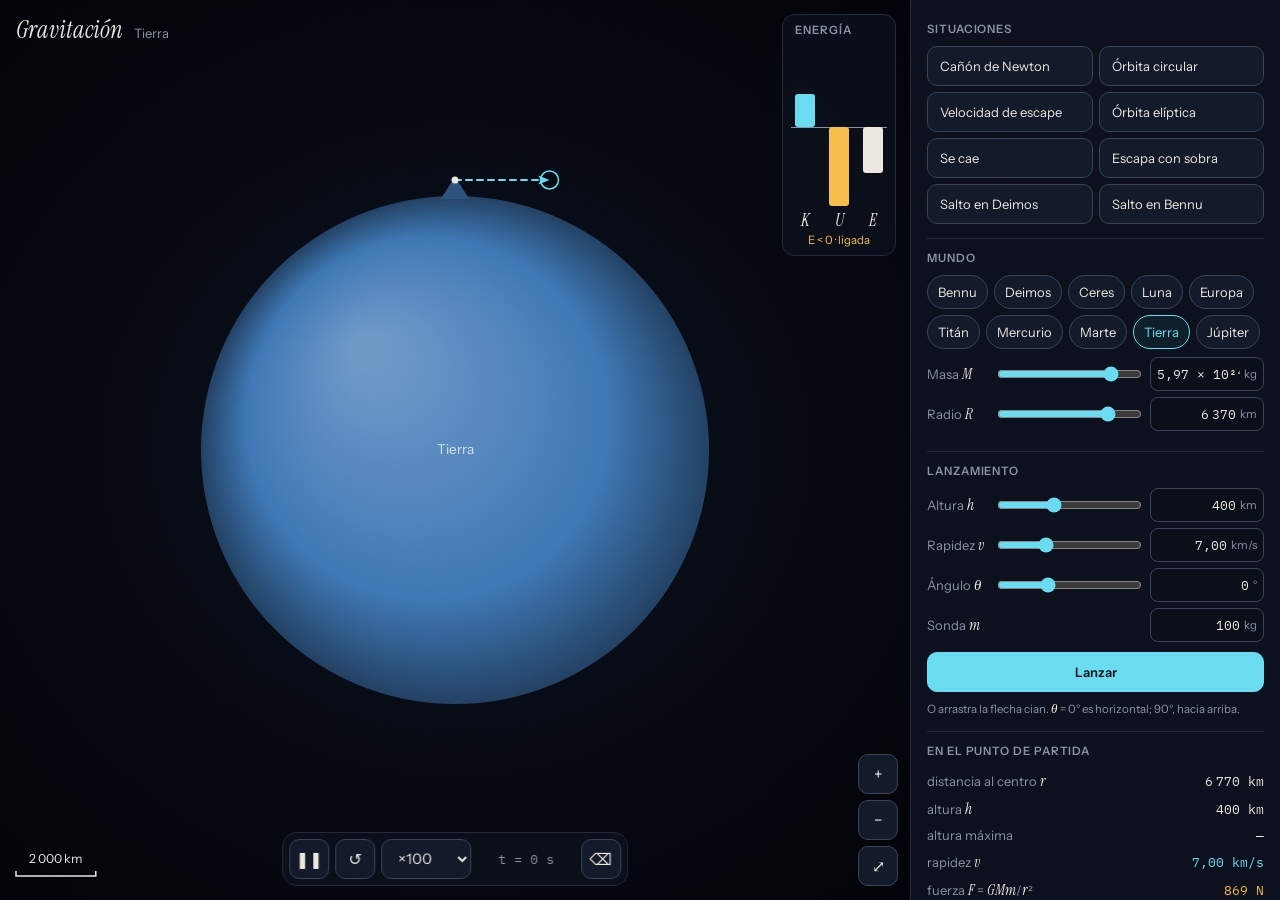
<file: index.html>
<!doctype html>
<html lang="es">
<head>
  <meta charset="utf-8">
  <meta name="viewport" content="width=device-width, initial-scale=1, viewport-fit=cover">
  <title>Gravitación</title>
  <meta name="description" content="Lanza sondas alrededor de un mundo: fuerza, velocidad, órbitas, escape y energía. FIS093, UAI.">
  <meta name="theme-color" content="#070a12">
  <link rel="stylesheet" href="css/estilo.css?v=5">
</head>
<body>
  <main class="app">
    <section class="escena" aria-label="Simulación">
      <canvas id="lienzo" aria-label="Mundo y sondas. Arrastra la flecha cian para lanzar."></canvas>
      <header class="marca"><h1>Gravitación</h1><span id="nombreMundo"></span></header>
      <div class="estado" id="estado" aria-live="polite"></div>

      <!-- Barras de energía: K, U y E = K + U de la sonda elegida, con el cero al medio -->
      <figure class="energia pista" id="energia" aria-label="Energía de la sonda">
        <figcaption>Energía</figcaption>
        <div class="barras">
          <div class="barra" data-k="K"><div class="relleno c-k" id="bK"></div></div>
          <div class="barra" data-k="U"><div class="relleno c-u" id="bU"></div></div>
          <div class="barra" data-k="E"><div class="relleno c-e" id="bE"></div></div>
        </div>
        <p class="tipoE" id="tipoE"></p>
      </figure>

      <div class="zoom">
        <button class="icono" id="acercar" aria-label="Acercar">+</button>
        <button class="icono" id="alejar" aria-label="Alejar">−</button>
        <button class="icono" id="encuadrar" aria-label="Encuadrar" title="Encuadrar">⤢</button>
      </div>

      <div class="tiempo">
        <button class="icono" id="play" aria-label="Pausa">❚❚</button>
        <button class="icono" id="reiniciar" aria-label="Reiniciar" title="Reiniciar">↺</button>
        <select id="rapidezTiempo" aria-label="Rapidez del tiempo">
          <option value="1">×1</option>
          <option value="10">×10</option>
          <option value="100">×100</option>
          <option value="1000">×1000</option>
          <option value="10000">×10⁴</option>
          <option value="100000">×10⁵</option>
        </select>
        <span class="reloj" id="reloj">t = 0 s</span>
        <button class="icono" id="borrar" aria-label="Borrar estelas" title="Borrar estelas">⌫</button>
      </div>
    </section>

    <aside class="panel">
      <section class="grupo solo-reto" id="grupoReto">
        <h2>Reto</h2>
        <p class="reto-texto">Encuentren la rapidez para una <b>órbita circular</b> y la rapidez para <b>escapar</b>. Prueben valores en <i class="serif">v</i>.</p>
        <ol class="logros" id="logros"></ol>
      </section>

      <section class="grupo pista">
        <h2>Situaciones</h2>
        <div class="botones" id="situaciones"></div>
      </section>

      <section class="grupo" id="grupoMundo">
        <h2>Mundo</h2>
        <div class="chips" id="mundos" role="group" aria-label="Mundos con datos reales"></div>
        <div class="control">
          <label for="rangoM">Masa <i>M</i></label>
          <input type="range" id="rangoM" min="0" max="1000" step="1">
          <span class="campo"><input id="campoM" inputmode="decimal" aria-label="Masa del mundo en kg"><span class="u">kg</span></span>
        </div>
        <div class="control">
          <label for="rangoR">Radio <i>R</i></label>
          <input type="range" id="rangoR" min="0" max="1000" step="1">
          <span class="campo"><input id="campoR" inputmode="decimal" aria-label="Radio del mundo en km"><span class="u">km</span></span>
        </div>
      </section>

      <section class="grupo" id="grupoLanz">
        <h2>Lanzamiento</h2>
        <div class="control">
          <label for="rangoH">Altura <i>h</i></label>
          <input type="range" id="rangoH" min="0" max="1000" step="1">
          <span class="campo"><input id="campoH" inputmode="decimal" aria-label="Altura de partida"><span class="u" id="uH">km</span></span>
        </div>
        <div class="control">
          <label for="rangoV">Rapidez <i>v</i></label>
          <input type="range" id="rangoV" min="0" max="1000" step="1">
          <span class="campo"><input id="campoV" inputmode="decimal" aria-label="Rapidez de lanzamiento"><span class="u" id="uV">km/s</span></span>
        </div>
        <div class="control">
          <label for="rangoA">Ángulo <i>θ</i></label>
          <input type="range" id="rangoA" min="-90" max="180" step="1">
          <span class="campo"><input id="campoA" inputmode="decimal" aria-label="Ángulo sobre la horizontal en grados"><span class="u">°</span></span>
        </div>
        <div class="control">
          <label for="campoMs">Sonda <i>m</i></label>
          <span></span>
          <span class="campo"><input id="campoMs" inputmode="decimal" aria-label="Masa de la sonda en kg"><span class="u">kg</span></span>
        </div>
        <div class="fila">
          <button class="principal" id="lanzar">Lanzar</button>
        </div>
        <p class="nota">O arrastra la flecha cian. <i class="serif">θ</i> = 0° es horizontal; 90°, hacia arriba.</p>
      </section>

      <section class="grupo" id="grupoDatos">
        <h2 id="tituloDatos">Sonda</h2>
        <div class="sondas" id="listaSondas" role="group" aria-label="Elegir sonda"></div>
        <dl class="datos">
          <div class="dato"><dt>distancia al centro <i>r</i></dt><dd id="dR">—</dd></div>
          <div class="dato"><dt>altura <i>h</i></dt><dd id="dH">—</dd></div>
          <div class="dato"><dt>altura máxima</dt><dd id="dHmax">—</dd></div>
          <div class="dato"><dt>rapidez <i>v</i></dt><dd id="dV" class="c-vel">—</dd></div>
          <div class="dato"><dt>fuerza <i>F</i> = <i>GMm</i>/<i>r</i>²</dt><dd id="dF" class="c-fuerza">—</dd></div>
          <div class="dato pista"><dt>órbita circular √(<i>GM</i>/<i>r</i>)</dt><dd id="dVc">—</dd></div>
          <div class="dato pista"><dt>escape √(2<i>GM</i>/<i>r</i>)</dt><dd id="dVe">—</dd></div>
          <div class="dato pista sep"><dt>cinética <i>K</i> = ½<i>mv</i>²</dt><dd id="dK" class="c-k">—</dd></div>
          <div class="dato pista"><dt>potencial <i>U</i> = −<i>GMm</i>/<i>r</i></dt><dd id="dU" class="c-u">—</dd></div>
          <div class="dato pista"><dt>total <i>E</i> = <i>K</i> + <i>U</i></dt><dd id="dE">—</dd></div>
        </dl>
      </section>

      <section class="grupo">
        <h2>Ver</h2>
        <div class="marcas">
          <label><input type="checkbox" id="verFuerza" checked> <span class="c-fuerza">Fuerza</span></label>
          <label><input type="checkbox" id="verVel" checked> <span class="c-vel">Velocidad</span></label>
          <label><input type="checkbox" id="verCirculo"> Círculo a la altura actual</label>
          <label><input type="checkbox" id="verRegla" checked> Regla</label>
        </div>
      </section>

      <section class="grupo">
        <h2>Opciones</h2>
        <div class="marcas">
          <label><input type="checkbox" id="optVarias"> Varias sondas</label>
          <label><input type="checkbox" id="optReto"> Modo reto</label>
          <label><input type="checkbox" id="optProyector"> Proyector</label>
          <label><input type="checkbox" id="optClaro"> Tema claro</label>
        </div>
        <p class="nota">En la dirección: <code>?reto=1</code>, <code>?proyector=1</code>, <code>?tema=claro</code>, <code>?mundo=luna</code>, <code>?situacion=canon</code>.</p>
      </section>

      <!-- Las misiones: tres retos cortos para resolver en grupo desde el celular -->
      <section class="grupo">
        <h2>Misiones</h2>
        <div class="botones">
          <a class="boton-enlace" href="mision.html?m=escapar">Escapar de Ceres</a>
          <a class="boton-enlace" href="mision.html?m=orbitar">Cañón de Newton en la Luna</a>
          <a class="boton-enlace" href="mision.html?m=llegar">Llegar a la marca en Marte</a>
          <a class="boton-enlace" href="artemis.html">Misión final: Artemis II</a>
          <a class="boton-enlace" href="libre.html">Modo libre: N cuerpos</a>
        </div>
        <p class="nota">En el celular, la misión final se abre al lograr los tres retos de una misión y el modo libre al lograr Artemis II; desde aquí están siempre abiertos.</p>
      </section>
    </aside>
  </main>

  <!-- Scripts clásicos (no módulos): así la página funciona abriendo index.html sin servidor. -->
  <!-- ?v=5: al cambiar el código, subir el número para que el navegador no use la copia vieja -->
  <script src="js/fisica.js?v=5"></script>
  <script src="js/mundos.js?v=5"></script>
  <script src="js/formato.js?v=5"></script>
  <script src="js/dibujo.js?v=5"></script>
  <script src="js/app.js?v=5"></script>
</body>
</html>
</file>
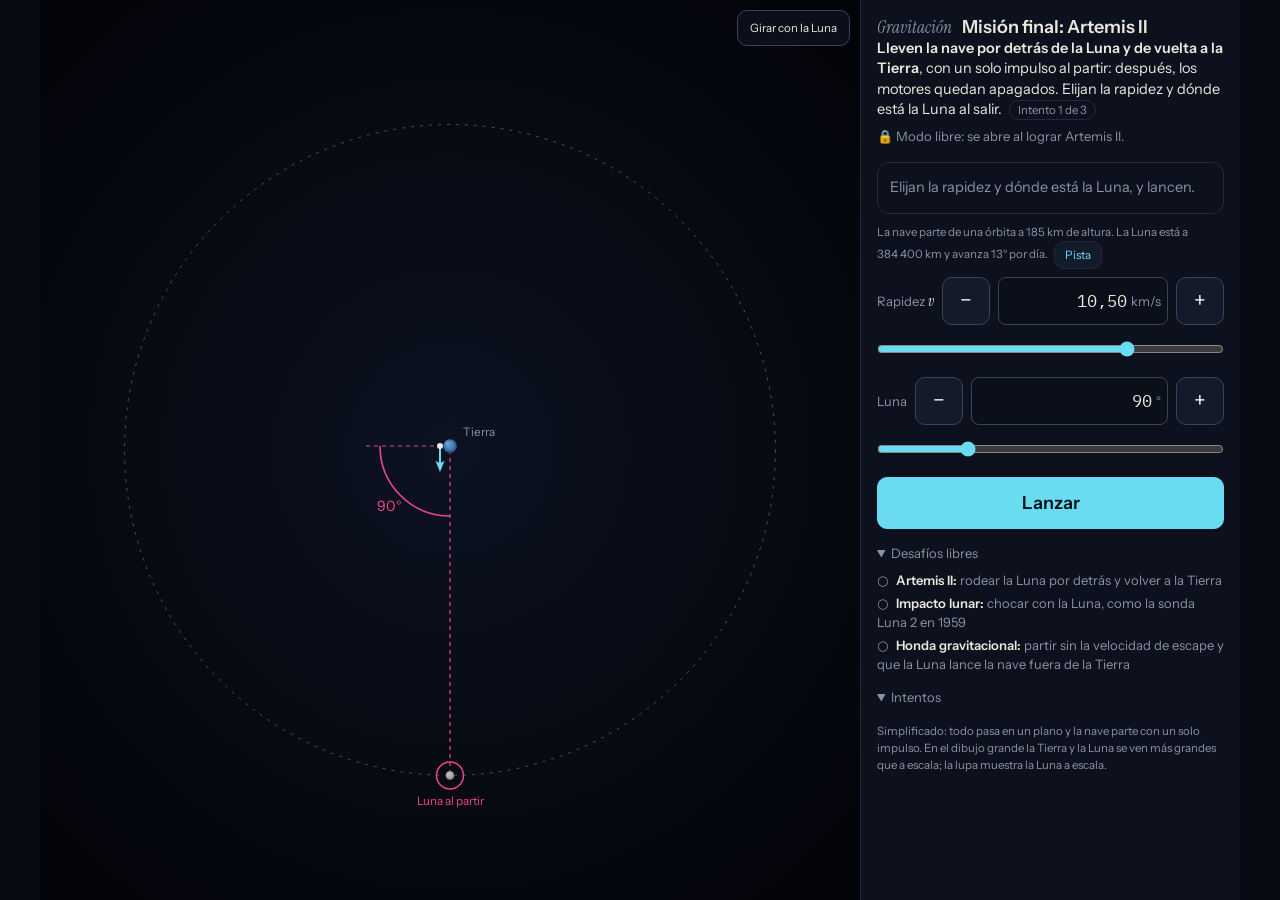
<file: artemis.html>
<!doctype html>
<html lang="es">
<head>
  <meta charset="utf-8">
  <meta name="viewport" content="width=device-width, initial-scale=1, viewport-fit=cover">
  <title>Gravitación · Misión final: Artemis II</title>
  <meta name="description" content="Misión final: llevar una nave por detrás de la Luna y de vuelta a la Tierra sin encender los motores. FIS093, UAI.">
  <meta name="theme-color" content="#070a12">
  <link rel="stylesheet" href="css/estilo.css?v=5">
  <link rel="stylesheet" href="css/mision.css?v=5">
</head>
<body>
  <!-- La parte libre que se abre al terminar una misión. La Tierra y la Luna se mueven; la nave siente a las dos. -->
  <main class="mision artemis">
    <header class="m-cabeza">
      <div class="m-titulo">
        <a href="./" class="m-sitio" id="volver">Gravitación</a>
        <h1>Misión final: Artemis II</h1>
      </div>
      <p class="m-reto"><b>Lleven la nave por detrás de la Luna y de vuelta a la Tierra</b>, con un solo impulso al partir: después, los motores quedan apagados. Elijan la rapidez y dónde está la Luna al salir. <span class="a-cuenta" id="cuentaIntentos"></span></p>
      <!-- Se abre al lograr Artemis II -->
      <p class="m-final" id="final"></p>
    </header>

    <section class="m-escena" aria-label="Simulación">
      <canvas id="lienzo" aria-label="La Tierra, la Luna y la nave. Arrastren la Luna para cambiar dónde está al partir."></canvas>
      <button class="a-vista" id="vista" aria-pressed="false" title="La Tierra y la Luna quedan quietas: así se ve la forma del viaje">Girar con la Luna</button>
      <p class="m-vivo" id="vivo"></p>
    </section>

    <section class="m-mando" aria-label="Lanzamiento">
      <div class="m-aviso" id="aviso" aria-live="polite">
        <p id="textoAviso"></p>
        <button id="verSolucion" class="m-siguiente" hidden>Ver cómo se hace</button>
      </div>
      <p class="m-pista" id="solucion" hidden></p>
      <p class="m-datos">La nave parte de una órbita a 185 km de altura. La Luna está a 384&nbsp;400&nbsp;km y avanza 13° por día. <button class="m-pista-boton" id="botonPista" aria-expanded="false">Pista</button></p>
      <p class="m-pista" id="pista" hidden>Para llegar hasta la Luna hace falta casi la velocidad de escape (11,0 km/s a 185 km de altura), pero sin pasarse: si no, no vuelve. La nave llega al otro lado de la Tierra (180° desde la partida) en unos 3 a 4 días. ¿Dónde tiene que estar la Luna al partir para encontrarla ahí?</p>

      <div class="m-rapidez">
        <label for="campoV">Rapidez <i class="serif">v</i></label>
        <button class="icono" id="menosV" aria-label="Menos rapidez">−</button>
        <span class="campo"><input id="campoV" inputmode="decimal" aria-label="Rapidez de partida"><span class="u">km/s</span></span>
        <button class="icono" id="masV" aria-label="Más rapidez">+</button>
      </div>
      <input type="range" id="rangoV" min="780" max="1150" step="1" aria-label="Rapidez de partida">

      <div class="m-rapidez">
        <label for="campoA">Luna</label>
        <button class="icono" id="menosA" aria-label="Luna menos adelantada">−</button>
        <span class="campo"><input id="campoA" inputmode="numeric" aria-label="Ángulo de la Luna al partir"><span class="u">°</span></span>
        <button class="icono" id="masA" aria-label="Luna más adelantada">+</button>
      </div>
      <input type="range" id="rangoA" min="0" max="359" step="1" aria-label="Ángulo de la Luna al partir">

      <button class="principal m-lanzar" id="lanzar">Lanzar</button>

      <details class="m-intentos" open>
        <summary>Desafíos libres</summary>
        <ul class="a-logros" id="logros"></ul>
      </details>
      <details class="m-intentos" id="cajaIntentos" open>
        <summary>Intentos <span id="cuenta"></span></summary>
        <ol id="intentos" reversed></ol>
      </details>
      <p class="a-nota">Simplificado: todo pasa en un plano y la nave parte con un solo impulso. En el dibujo grande la Tierra y la Luna se ven más grandes que a escala; la lupa muestra la Luna a escala.</p>
    </section>
  </main>

  <!-- Scripts clásicos (no módulos): así la página funciona abriendo el archivo sin servidor. -->
  <!-- ?v=5: al cambiar el código, subir el número para que el navegador no use la copia vieja -->
  <script src="js/fisica.js?v=5"></script>
  <script src="js/formato.js?v=5"></script>
  <script src="js/dibujo.js?v=5"></script>
  <script src="js/tierraluna.js?v=5"></script>
  <script src="js/artemis.js?v=5"></script>
</body>
</html>
</file>
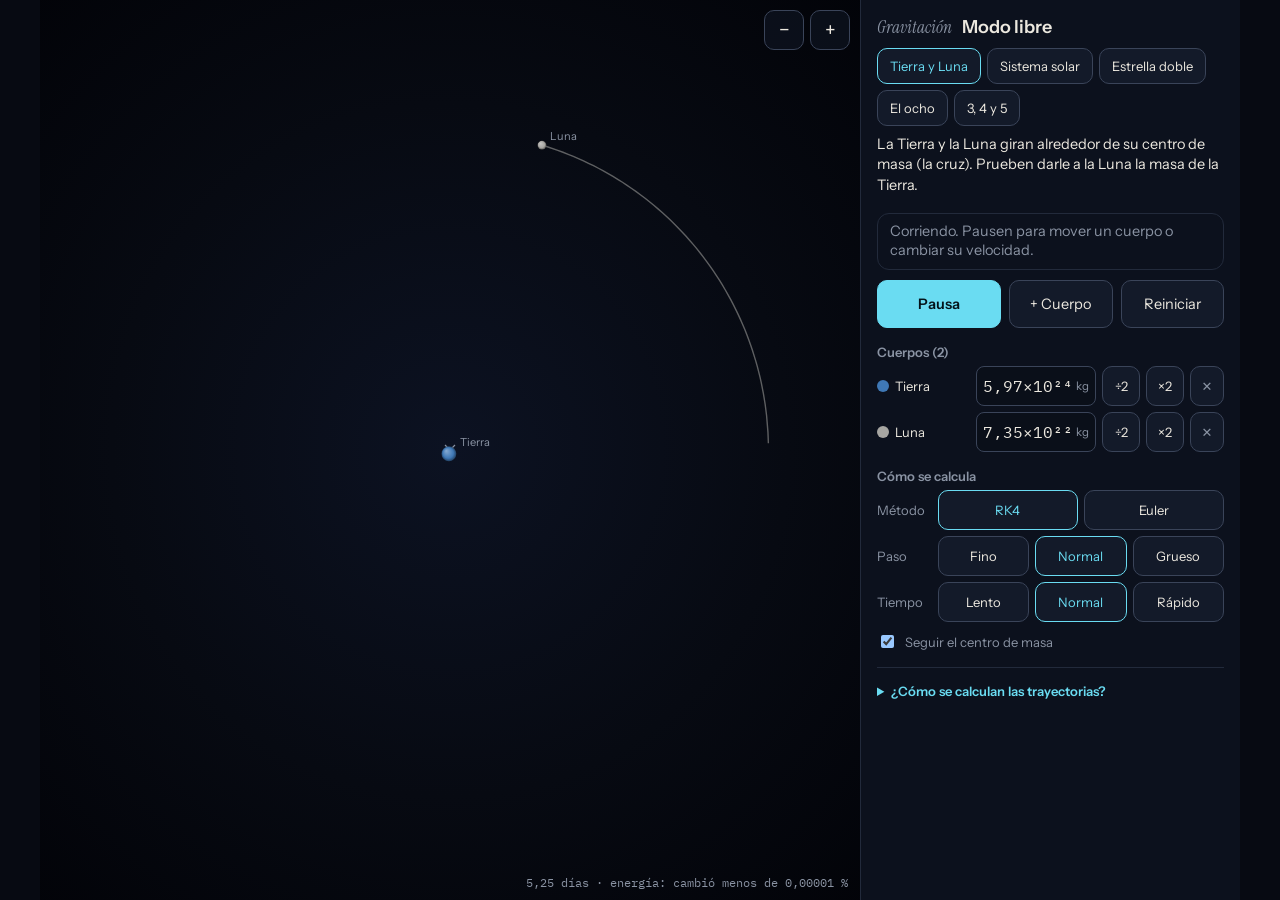
<file: libre.html>
<!doctype html>
<html lang="es">
<head>
  <meta charset="utf-8">
  <meta name="viewport" content="width=device-width, initial-scale=1, viewport-fit=cover">
  <title>Gravitación · Modo libre</title>
  <meta name="description" content="Modo libre: N cuerpos que se atraen todos con todos. Cambien masas, agreguen cuerpos y comparen Euler con RK4. FIS093, UAI.">
  <meta name="theme-color" content="#070a12">
  <link rel="stylesheet" href="css/estilo.css?v=5">
  <link rel="stylesheet" href="css/mision.css?v=5">
</head>
<body>
  <!-- Se abre al lograr Artemis II. Todos los cuerpos tienen masa y se atraen entre ellos. -->
  <main class="mision libre">
    <header class="m-cabeza">
      <div class="m-titulo">
        <a href="./" class="m-sitio" id="volver">Gravitación</a>
        <h1>Modo libre</h1>
      </div>
      <nav class="l-escenas" id="escenas" aria-label="Escenas"></nav>
      <p class="m-reto" id="textoEscena"></p>
    </header>

    <section class="m-escena" aria-label="Simulación">
      <canvas id="lienzo" aria-label="Los cuerpos y sus trayectorias. En pausa se arrastran los cuerpos y la punta de su flecha de velocidad."></canvas>
      <div class="l-flotan">
        <button class="icono" id="alejar" aria-label="Alejar">−</button>
        <button class="icono" id="acercar" aria-label="Acercar">+</button>
      </div>
      <p class="m-vivo" id="vivo"></p>
    </section>

    <section class="m-mando" aria-label="Controles">
      <div class="m-aviso" id="aviso" aria-live="polite"><p id="textoAviso"></p></div>
      <div class="l-botones">
        <button class="principal" id="pausa">Pausa</button>
        <button id="agregar">+ Cuerpo</button>
        <button id="reiniciar">Reiniciar</button>
      </div>

      <h2 class="l-sub">Cuerpos <span id="cuantos"></span></h2>
      <ul class="l-cuerpos" id="cuerpos"></ul>

      <h2 class="l-sub">Cómo se calcula</h2>
      <div class="l-opcion" role="group" aria-label="Método">
        <span>Método</span>
        <button data-metodo="rk4" aria-pressed="true">RK4</button>
        <button data-metodo="euler" aria-pressed="false">Euler</button>
      </div>
      <div class="l-opcion" role="group" aria-label="Largo del paso">
        <span>Paso</span>
        <button data-paso="0.002" aria-pressed="false">Fino</button>
        <button data-paso="0.01" aria-pressed="true">Normal</button>
        <button data-paso="0.05" aria-pressed="false">Grueso</button>
      </div>
      <div class="l-opcion" role="group" aria-label="Rapidez del tiempo">
        <span>Tiempo</span>
        <button data-tiempo="0.25" aria-pressed="false">Lento</button>
        <button data-tiempo="1" aria-pressed="true">Normal</button>
        <button data-tiempo="4" aria-pressed="false">Rápido</button>
      </div>
      <label class="l-casilla"><input type="checkbox" id="seguirCM" checked> Seguir el centro de masa</label>

      <details class="l-explica" id="explica">
        <summary>¿Cómo se calculan las trayectorias?</summary>
        <ol>
          <li><b>Cada par de cuerpos se atrae.</b> La fuerza es <i class="serif">F</i> = <i class="serif">G m</i><sub>1</sub><i class="serif">m</i><sub>2</sub>/<i class="serif">r</i>², a lo largo de la línea que los une. La aceleración de un cuerpo es la suma de lo que le hacen todos los demás:
            <span class="l-formula"><b>a</b><sub><i>i</i></sub> = Σ<sub><i>j</i></sub> <i>G m</i><sub><i>j</i></sub> (<b>r</b><sub><i>j</i></sub> − <b>r</b><sub><i>i</i></sub>) / |<b>r</b><sub><i>j</i></sub> − <b>r</b><sub><i>i</i></sub>|³</span>
            Su propia masa se cancela: por eso todo cae igual.</li>
          <li><b>Con tres cuerpos o más no hay una fórmula para la trayectoria.</b> El computador avanza en pasos cortos de tiempo Δ<i>t</i>: con la posición y la velocidad de ahora estima las de un instante después, y repite. Aquí son miles de pasos por segundo.</li>
          <li><b>Euler, la idea más simple:</b>
            <span class="l-formula"><b>r</b> ← <b>r</b> + <b>v</b> Δ<i>t</i> &nbsp;&nbsp; <b>v</b> ← <b>v</b> + <b>a</b> Δ<i>t</i></span>
            Usa la aceleración del comienzo del paso como si no cambiara. En una órbita sí cambia de dirección: en cada paso el cuerpo se va un poco hacia afuera, la órbita se abre en espiral y la energía total crece sola. Pruébenlo: Euler con paso grueso.</li>
          <li><b>Runge-Kutta de orden 4 (RK4)</b> mide cuatro veces, en cada paso, la velocidad (que hace avanzar la posición) y la aceleración (que hace avanzar la velocidad):
            <span class="l-formula l-pasos"><i>k</i><sub>1</sub> al comienzo · <i>k</i><sub>2</sub> a mitad de paso, avanzando con <i>k</i><sub>1</sub> · <i>k</i><sub>3</sub> a mitad de paso, avanzando con <i>k</i><sub>2</sub> · <i>k</i><sub>4</sub> al final, avanzando con <i>k</i><sub>3</sub></span>
            y avanza con el promedio (<i>k</i><sub>1</sub> + 2<i>k</i><sub>2</sub> + 2<i>k</i><sub>3</sub> + <i>k</i><sub>4</sub>)/6, como la regla de Simpson. Así toma en cuenta cómo cambian la velocidad y la aceleración dentro del paso.</li>
          <li><b>¿Cuánto mejor?</b> Si el paso se hace la mitad de largo, el error de Euler baja a la mitad; el de RK4 baja 16 veces (2⁴). En tres vueltas de la Luna con paso normal, la energía cambia 25 % con Euler y menos de una millonésima con RK4.</li>
          <li><b>Paso que se adapta.</b> Cuando dos cuerpos se acercan, las fuerzas cambian rápido y el paso se acorta solo: Δ<i>t</i> es una fracción de √(<i>r</i>³/<i>G</i>(<i>m</i><sub>1</sub> + <i>m</i><sub>2</sub>)) del par más cercano.</li>
          <li><b>La prueba de calidad es la energía.</b> Sin roce, la energía total se conserva: el número bajo el dibujo dice cuánto cambió desde el inicio. Si dos cuerpos se tocan, se funden en uno y se conserva el momentum (ahí sí se pierde energía, como en todo choque plástico).</li>
        </ol>
      </details>
    </section>
  </main>

  <!-- Scripts clásicos (no módulos): así la página funciona abriendo el archivo sin servidor. -->
  <!-- ?v=5: al cambiar el código, subir el número para que el navegador no use la copia vieja -->
  <script src="js/fisica.js?v=5"></script>
  <script src="js/formato.js?v=5"></script>
  <script src="js/dibujo.js?v=5"></script>
  <script src="js/ncuerpos.js?v=5"></script>
  <script src="js/libre.js?v=5"></script>
</body>
</html>
</file>
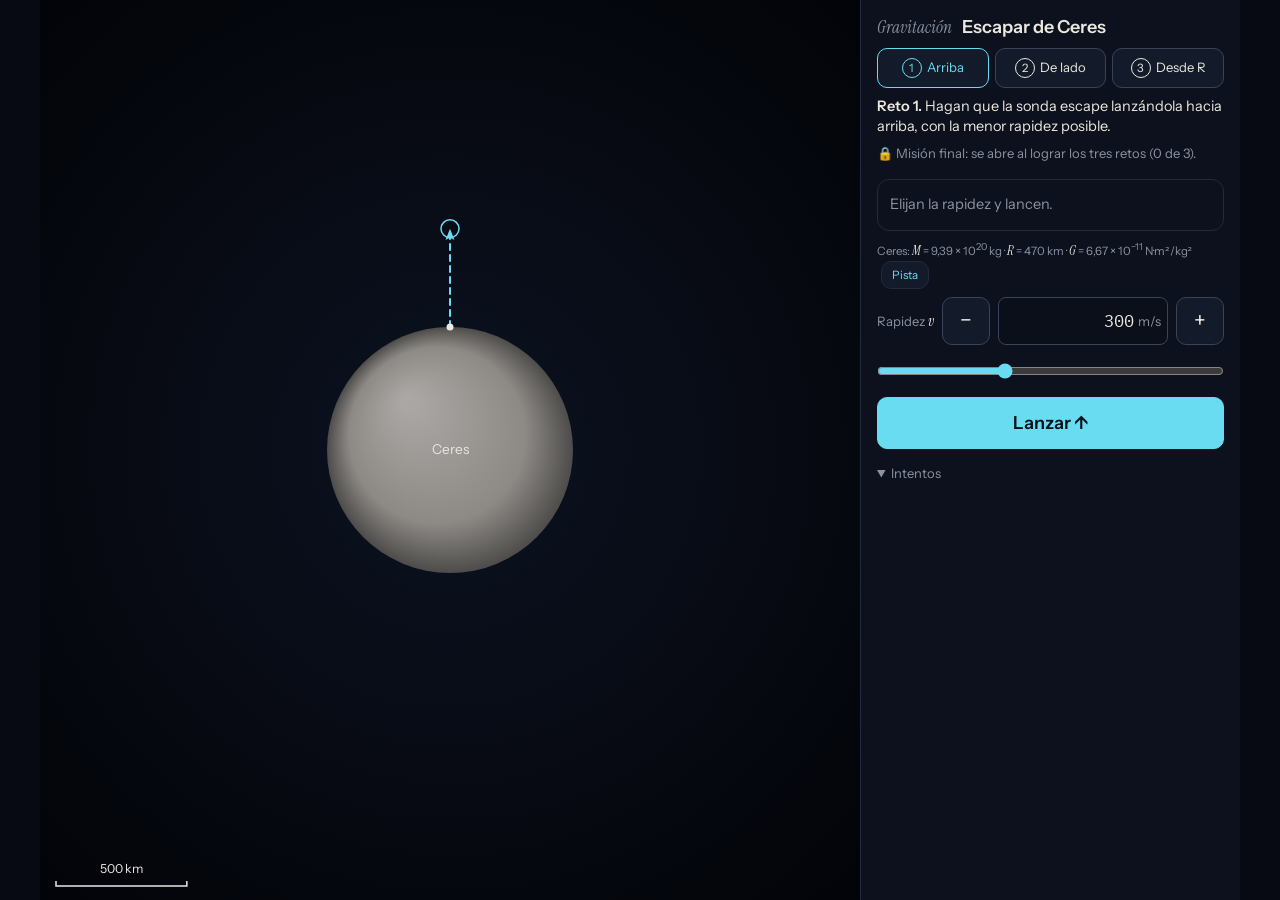
<file: mision.html>
<!doctype html>
<html lang="es">
<head>
  <meta charset="utf-8">
  <meta name="viewport" content="width=device-width, initial-scale=1, viewport-fit=cover">
  <title>Gravitación · Misión</title>
  <meta name="description" content="Tres retos de gravitación para resolver en grupo desde el celular. FIS093, UAI.">
  <meta name="theme-color" content="#070a12">
  <link rel="stylesheet" href="css/estilo.css?v=5">
  <link rel="stylesheet" href="css/mision.css?v=5">
</head>
<body>
  <!-- Una misión = un mundo y tres retos. Cuál, lo dice la dirección: mision.html?m=escapar | orbitar | llegar -->
  <main class="mision">
    <header class="m-cabeza">
      <div class="m-titulo">
        <a href="./" class="m-sitio">Gravitación</a>
        <h1 id="titulo">Misión</h1>
      </div>
      <nav class="m-retos" id="retos" aria-label="Retos"></nav>
      <p class="m-reto" id="textoReto"></p>
      <!-- Se abre al lograr los tres retos -->
      <p class="m-final" id="final"></p>
    </header>

    <section class="m-escena" aria-label="Simulación">
      <canvas id="lienzo" aria-label="Mundo y sonda. Arrastra la flecha para cambiar la rapidez."></canvas>
      <p class="m-vivo" id="vivo"></p>
    </section>

    <section class="m-mando" aria-label="Lanzamiento">
      <!-- Lo que pasó con el último lanzamiento: siempre en el mismo lugar, sin tapar el dibujo -->
      <div class="m-aviso" id="aviso" aria-live="polite">
        <p id="textoAviso"></p>
        <button id="siguiente" class="m-siguiente" hidden>Siguiente reto →</button>
      </div>
      <p class="m-datos"><span id="datos"></span> <button class="m-pista-boton" id="botonPista" aria-expanded="false">Pista</button></p>
      <p class="m-pista" id="pista" hidden></p>
      <div class="m-rapidez">
        <label for="campoV">Rapidez <i class="serif">v</i></label>
        <button class="icono" id="menos" aria-label="Menos rapidez">−</button>
        <span class="campo"><input id="campoV" inputmode="decimal" aria-label="Rapidez de lanzamiento"><span class="u" id="uV">km/s</span></span>
        <button class="icono" id="mas" aria-label="Más rapidez">+</button>
      </div>
      <input type="range" id="rangoV" min="0" max="1000" step="1" aria-label="Rapidez de lanzamiento">
      <button class="principal m-lanzar" id="lanzar">Lanzar <span id="direccion"></span></button>
      <details class="m-intentos" id="cajaIntentos" open>
        <summary>Intentos <span id="cuenta"></span></summary>
        <ol id="intentos" reversed></ol>
      </details>
    </section>
  </main>

  <!-- Scripts clásicos (no módulos): así la página funciona abriendo el archivo sin servidor. -->
  <!-- ?v=5: al cambiar el código, subir el número para que el navegador no use la copia vieja -->
  <script src="js/fisica.js?v=5"></script>
  <script src="js/mundos.js?v=5"></script>
  <script src="js/formato.js?v=5"></script>
  <script src="js/dibujo.js?v=5"></script>
  <script src="js/mision.js?v=5"></script>
</body>
</html>
</file>
<file: css/estilo.css>
/* estilo.css — Oscuro y sobrio, con la paleta de Mundo Vacío:
   ámbar = fuerza, cian = velocidad, rosa = acento. */

@font-face { font-family: 'Instrument Sans'; font-weight: 400; font-display: swap; src: url(../fonts/instrument-sans-latin-400-normal.woff2) format('woff2'); }
@font-face { font-family: 'Instrument Sans'; font-weight: 600; font-display: swap; src: url(../fonts/instrument-sans-latin-600-normal.woff2) format('woff2'); }
@font-face { font-family: 'Instrument Serif'; font-style: italic; font-display: swap; src: url(../fonts/instrument-serif-latin-400-italic.woff2) format('woff2'); }
@font-face { font-family: 'IBM Plex Mono'; font-weight: 400; font-display: swap; src: url(../fonts/ibm-plex-mono-latin-400-normal.woff2) format('woff2'); }
@font-face { font-family: 'IBM Plex Mono'; font-weight: 500; font-display: swap; src: url(../fonts/ibm-plex-mono-latin-500-normal.woff2) format('woff2'); }

:root {
  color-scheme: dark;
  --bg: #070a12;
  --bg-center: #0c1222;
  --bg-edge: #020308;
  --panel: #0c111d;
  --line: #222a3b;
  --control: #3a4459;
  --ink: #ece8df;
  --muted: #8a93a3;
  --vec: #f5bd4a;   /* fuerza: ámbar */
  --vel: #6adcf2;   /* velocidad: cian */
  --acc: #eb4789;   /* acento: rosa */
  --ok: #7fd18b;
  --boton: #131a29;
  --campo: #0a0f19;
  --pulsado: #10202a;
  --sobre-vel: #04131a;               /* texto sobre el botón cian */
  --flotante: rgba(12, 17, 29, 0.85); /* cajas sobre el lienzo */
  /* Sondas: un color y un patrón de línea cada una */
  --s1: #ece8df;
  --s2: #eb4789;
  --s3: #7fd18b;
  --s4: #b79cff;
  --s5: #f2955a;
  --body: 'Instrument Sans', system-ui, -apple-system, 'Segoe UI', sans-serif;
  --serif: 'Instrument Serif', Georgia, serif;
  --mono: 'IBM Plex Mono', ui-monospace, Menlo, Consolas, monospace;
  --t-xs: 11.5px;
  --t-sm: 13px;
  --t-md: 14.5px;
  --t-lg: 18px;
  --grosor: 1;          /* multiplica el grosor de flechas y estelas */
  --letra-lienzo: 13;   /* tamaño de letra en el lienzo, px */
  --panel-w: 370px;
}

/* Tema claro: para salas con luz o proyectores que lavan el negro (paleta clara de Mundo Vacío) */
.claro {
  color-scheme: light;
  --bg: #eef1f6;
  --bg-center: #f8f9fc;
  --bg-edge: #d9dfe9;
  --panel: #fbfcfd;
  --line: #d3d9e2;
  --control: #9aa4b5;
  --ink: #121722;
  --muted: #5d6676;
  --vec: #b07400;
  --vel: #00809f;
  --acc: #9b1d55;
  --ok: #2e7d3a;
  --boton: #ffffff;
  --campo: #ffffff;
  --pulsado: #e1f1f5;
  --sobre-vel: #ffffff;
  --flotante: rgba(251, 252, 253, 0.9);
  --s1: #121722;
  --s2: #9b1d55;
  --s3: #2e7d3a;
  --s4: #5b3fb5;
  --s5: #b8501a;
}
.claro.proyector { --muted: #4a5262; }

/* Modo proyector: todo más grande y más grueso */
.proyector {
  --t-xs: 14px;
  --t-sm: 16px;
  --t-md: 18px;
  --t-lg: 23px;
  --grosor: 1.9;
  --letra-lienzo: 19;
  --panel-w: 460px;
  --muted: #a7afbd;
}

* { box-sizing: border-box; }

.proyector button, .proyector select { min-height: 48px; }
.proyector button.icono { width: 48px; font-size: 20px; }

html, body { margin: 0; height: 100%; }

body {
  background: var(--bg);
  color: var(--ink);
  font-family: var(--body);
  font-size: var(--t-md);
  -webkit-tap-highlight-color: transparent;
}

.app {
  display: grid;
  grid-template-columns: 1fr var(--panel-w);
  height: 100dvh;
}

/* ---------- Escena (lienzo) ---------- */

.escena {
  position: relative;
  overflow: hidden;
  background: radial-gradient(ellipse 75% 70% at 50% 50%, var(--bg-center) 0%, var(--bg) 55%, var(--bg-edge) 100%);
}

#lienzo {
  position: absolute;
  inset: 0;
  width: 100%;
  height: 100%;
  touch-action: none; /* el lienzo se queda con los gestos: arrastrar y pellizcar */
  cursor: crosshair;
}
#lienzo.sobre-asa { cursor: grab; }
#lienzo.arrastrando { cursor: grabbing; }

.marca {
  position: absolute;
  top: 14px;
  left: 16px;
  display: flex;
  align-items: baseline;
  gap: 10px;
  pointer-events: none;
}
.marca h1 {
  margin: 0;
  font-family: var(--serif);
  font-style: italic;
  font-weight: 400;
  font-size: calc(var(--t-lg) * 1.35);
  letter-spacing: 0.01em;
}
.marca span { color: var(--muted); font-size: var(--t-sm); }

.estado {
  position: absolute;
  top: 16px;
  left: 50%;
  transform: translateX(-50%);
  padding: 5px 12px;
  border-radius: 999px;
  border: 1px solid var(--line);
  background: var(--flotante);
  font-size: var(--t-sm);
  white-space: nowrap;
  pointer-events: none;
}
.estado:empty { display: none; }
.estado.impacto { color: var(--acc); border-color: color-mix(in srgb, var(--acc) 50%, transparent); }
.estado.escapo { color: var(--ok); border-color: color-mix(in srgb, var(--ok) 50%, transparent); }
.estado.orbita { color: var(--vel); border-color: color-mix(in srgb, var(--vel) 45%, transparent); }

.tiempo {
  position: absolute;
  left: 50%;
  bottom: calc(14px + env(safe-area-inset-bottom));
  transform: translateX(-50%);
  display: flex;
  align-items: center;
  gap: 6px;
  padding: 6px;
  border-radius: 14px;
  background: var(--flotante);
  border: 1px solid var(--line);
  backdrop-filter: blur(6px);
}
.tiempo .reloj {
  white-space: nowrap;
  font-family: var(--mono);
  font-size: var(--t-sm);
  min-width: 7.5em;
  text-align: center;
  color: var(--muted);
}

.zoom {
  position: absolute;
  right: 12px;
  bottom: calc(14px + env(safe-area-inset-bottom));
  display: flex;
  flex-direction: column;
  gap: 6px;
}

/* ---------- Botones y campos ---------- */

button, select, input {
  font: inherit;
  color: inherit;
}

button, select {
  min-height: 40px;
  border-radius: 10px;
  border: 1px solid var(--control);
  background: var(--boton);
  padding: 0 12px;
  cursor: pointer;
}
button:hover, select:hover { border-color: var(--muted); }
button:focus-visible, select:focus-visible, input:focus-visible {
  outline: 2px solid var(--vel);
  outline-offset: 2px;
}
button.icono { width: 40px; padding: 0; font-size: 16px; line-height: 1; }
button.principal {
  background: var(--vel);
  color: var(--sobre-vel);
  border-color: var(--vel);
  font-weight: 600;
}
button.principal:hover { filter: brightness(1.08); }
button[aria-pressed='true'] { border-color: var(--vel); color: var(--vel); }

/* ---------- Panel ---------- */

.panel {
  background: var(--panel);
  border-left: 1px solid var(--line);
  overflow-y: auto;
  padding: 10px 16px 28px;
  font-size: var(--t-sm);
}

.grupo { padding: 12px 0 14px; border-bottom: 1px solid var(--line); }
.grupo:last-child { border-bottom: 0; }
.grupo h2 {
  margin: 0 0 10px;
  font-size: var(--t-xs);
  font-weight: 600;
  letter-spacing: 0.08em;
  text-transform: uppercase;
  color: var(--muted);
}

/* Fila de control: etiqueta, deslizador y campo numérico con unidad */
.control {
  display: grid;
  grid-template-columns: 4.8em 1fr 8.8em;
  align-items: center;
  gap: 8px;
  margin: 6px 0;
}
.control label { color: var(--muted); }
.control label i, .dato i, .serif { font-family: var(--serif); font-style: italic; font-size: 1.15em; color: var(--ink); }
.campo {
  display: flex;
  align-items: center;
  border: 1px solid var(--control);
  border-radius: 8px;
  background: var(--campo);
  height: 34px;
  padding: 0 6px;
}
.campo input {
  width: 100%;
  min-width: 0;
  border: 0;
  background: transparent;
  font-family: var(--mono);
  font-size: var(--t-sm);
  text-align: right;
  padding: 0 4px 0 0;
}
.campo input:focus { outline: none; }
.campo:focus-within { border-color: var(--vel); }
.campo .u { color: var(--muted); font-size: var(--t-xs); white-space: nowrap; }
.campo.malo { border-color: var(--acc); }

input[type='range'] {
  width: 100%;
  accent-color: var(--vel);
  height: 28px;
  margin: 0;
}

/* Datos en vivo */
.datos { margin: 0; display: grid; gap: 2px; }
.dato {
  display: flex;
  justify-content: space-between;
  align-items: baseline;
  gap: 10px;
  padding: 3px 0;
}
.dato dt { color: var(--muted); }
.dato dd { margin: 0; font-family: var(--mono); font-size: var(--t-sm); text-align: right; white-space: nowrap; }
.c-vel { color: var(--vel); }
.c-fuerza { color: var(--vec); }

.dato.sep { border-top: 1px dashed var(--line); margin-top: 4px; padding-top: 7px; }
.c-k { color: var(--vel); }
.c-u { color: var(--vec); }

/* Barras de energía sobre el lienzo */
.energia {
  position: absolute;
  top: 14px;
  right: 14px;
  margin: 0;
  padding: 8px 12px 8px;
  border-radius: 12px;
  border: 1px solid var(--line);
  background: var(--flotante);
  backdrop-filter: blur(6px);
  pointer-events: none;
  --alto: 168px;
}
.energia figcaption { font-size: var(--t-xs); color: var(--muted); letter-spacing: 0.08em; text-transform: uppercase; font-weight: 600; }
.barras { display: flex; gap: 14px; justify-content: center; margin-top: 6px; position: relative; padding-bottom: 20px; }
.barras::before {
  /* línea del cero */
  content: '';
  position: absolute;
  left: -4px;
  right: -4px;
  top: calc(var(--alto) / 2);
  border-top: 1px solid var(--muted);
}
.barra { position: relative; width: calc(20px * var(--grosor)); height: var(--alto); }
.barra::after {
  content: attr(data-k);
  position: absolute;
  bottom: -20px;
  left: 50%;
  transform: translateX(-50%);
  font-family: var(--serif);
  font-style: italic;
  font-size: calc(var(--t-md) * 1.15);
}
.relleno { position: absolute; left: 0; right: 0; height: 0; border-radius: 3px; background: currentColor; }
.relleno.c-e { color: var(--ink); }
.tipoE { margin: 2px 0 0; font-size: var(--t-xs); text-align: center; white-space: nowrap; }
.tipoE.ligada { color: var(--vec); }
.tipoE.limite { color: var(--ink); }
.tipoE.libre { color: var(--ok); }

/* Botones de situaciones y de mundos */
.botones { display: grid; grid-template-columns: 1fr 1fr; gap: 6px; }
.botones button { text-align: left; font-size: var(--t-sm); }
.chips { display: flex; flex-wrap: wrap; gap: 6px; margin-bottom: 8px; }
.chips button { min-height: 34px; padding: 0 10px; border-radius: 999px; font-size: var(--t-sm); }
.botones button[aria-pressed='true'], .chips button[aria-pressed='true'] { background: var(--pulsado); }

/* Modo reto: se ocultan v_c, v_e, energías y las situaciones que regalan la respuesta */
.reto .pista { display: none !important; }
.solo-reto { display: none; }
.reto .solo-reto { display: block; }
.reto-texto { margin: 0; line-height: 1.45; }
.logros { margin: 8px 0 0; padding-left: 1.3em; color: var(--ok); }
.logros li { margin: 3px 0; }
.logros:empty { display: none; }
.logros li.volvio { color: var(--muted); }

/* Enlaces con forma de botón (las misiones) */
.boton-enlace {
  display: inline-flex;
  align-items: center;
  min-height: 40px;
  padding: 0 12px;
  border-radius: 10px;
  border: 1px solid var(--control);
  background: var(--boton);
  color: var(--ink);
  font-size: var(--t-sm);
  text-decoration: none;
}
.boton-enlace:hover { border-color: var(--muted); }
code { font-family: var(--mono); font-size: 0.95em; color: var(--ink); }

/* Lista de sondas (con varias a la vez) */
.sondas { display: flex; flex-wrap: wrap; gap: 6px; margin: -2px 0 8px; }
.sondas:empty { display: none; }
.sondas button { min-height: 32px; padding: 0 10px; border-radius: 999px; font-family: var(--mono); font-size: var(--t-xs); display: flex; align-items: center; gap: 6px; }
.sondas svg { width: 22px; height: 8px; }

/* Casillas */
.marcas { display: grid; grid-template-columns: 1fr 1fr; gap: 4px 12px; }
.marcas label { display: flex; align-items: center; gap: 8px; min-height: 36px; cursor: pointer; }
.marcas input { width: 18px; height: 18px; accent-color: var(--vel); margin: 0; }

.fila { display: flex; gap: 8px; align-items: center; flex-wrap: wrap; margin-top: 10px; }
.fila button.principal { flex: 1; }
.nota { color: var(--muted); font-size: var(--t-xs); margin: 8px 0 0; }

@media (max-width: 820px) {
  .app {
    grid-template-columns: 1fr;
    grid-template-rows: min(62dvh, 640px) auto;
    height: auto;
    min-height: 100dvh;
  }
  .escena { min-height: 340px; }
  .panel { border-left: 0; border-top: 1px solid var(--line); overflow: visible; padding: 4px 16px 40px; }
  .marca { top: 10px; left: 12px; }
  .estado { top: 52px; }
  .tiempo { bottom: 10px; gap: 4px; padding: 5px; }
  .tiempo .reloj { min-width: 0; font-size: var(--t-xs); }
  /* En el celular la esquina de arriba queda para la energía: las órbitas pasan lejos de las esquinas */
  .zoom { right: 8px; bottom: 74px; gap: 5px; }
  .zoom button.icono { width: 36px; min-height: 36px; }
  .energia { top: 8px; right: 8px; padding: 4px 8px 5px; --alto: 76px; }
  .energia figcaption { display: none; }
  .barras { gap: 8px; padding-bottom: 18px; }
  .barra { width: 14px; }
  .barra::after { bottom: -19px; font-size: var(--t-sm); }
  /* Modo reto en el celular: primero lanzar y ver los datos, después el registro y el mundo */
  .reto .panel { display: flex; flex-direction: column; }
  .reto #grupoLanz { order: -3; }
  .reto #grupoDatos { order: -2; }
  .reto #grupoReto { order: -1; }
}

@media (prefers-reduced-motion: reduce) {
  * { scroll-behavior: auto !important; }
}
</file>
<file: css/mision.css>
/* mision.css — Las misiones: pensadas primero para el celular en vertical.
   Usa las variables, letras y botones de estilo.css. */

.mision {
  display: grid;
  grid-template-rows: auto minmax(300px, 1fr) auto;
  min-height: 100dvh;
  max-width: 1200px;
  margin: 0 auto;
}

/* ---------- Cabeza: título, retos y lo que hay que hacer ---------- */

.m-cabeza { padding: 10px 16px 8px; }
.m-titulo { display: flex; align-items: baseline; gap: 10px; flex-wrap: wrap; }
.m-sitio {
  font-family: var(--serif);
  font-style: italic;
  font-size: 17px;
  color: var(--muted);
  text-decoration: none;
}
.m-titulo h1 { margin: 0; font-size: var(--t-lg); font-weight: 600; }

.m-retos { display: flex; gap: 6px; margin: 10px 0 8px; }
.m-boton-reto {
  flex: 1;
  min-width: 0;
  min-height: 40px;
  padding: 0 8px;
  font-size: var(--t-sm);
  white-space: nowrap;
  overflow: hidden;
  text-overflow: ellipsis;
}
.m-num {
  display: inline-grid;
  place-items: center;
  width: 20px;
  height: 20px;
  border-radius: 50%;
  border: 1px solid currentColor;
  font-size: var(--t-xs);
  margin-right: 2px;
}
.m-boton-reto.logrado { color: var(--ok); border-color: color-mix(in srgb, var(--ok) 55%, transparent); }
.m-boton-reto.logrado[aria-pressed='true'] { border-color: var(--ok); }

.m-reto { margin: 0; font-size: var(--t-md); line-height: 1.4; }

/* ---------- Escena ---------- */

.m-escena {
  position: relative;
  overflow: hidden;
  background: radial-gradient(ellipse 75% 70% at 50% 50%, var(--bg-center) 0%, var(--bg) 55%, var(--bg-edge) 100%);
}
.m-escena #lienzo { position: absolute; inset: 0; width: 100%; height: 100%; touch-action: none; }

.m-vivo {
  position: absolute;
  right: 12px;
  bottom: 10px;
  margin: 0;
  font-family: var(--mono);
  font-size: var(--t-xs);
  color: var(--muted);
  pointer-events: none;
}
.m-vivo .serif { color: var(--muted); }

/* Lo que pasó con el último lanzamiento: una franja fija arriba del mando */
.m-aviso {
  display: flex;
  align-items: center;
  gap: 10px;
  flex-wrap: wrap;
  min-height: 52px;
  margin: 0 0 10px;
  padding: 8px 12px;
  border-radius: 12px;
  border: 1px solid var(--line);
  color: var(--muted);
}
.m-aviso p { margin: 0; flex: 1 1 180px; font-size: var(--t-md); line-height: 1.35; }
.m-aviso[data-listo='si'] { color: var(--ink); border-color: var(--control); animation: aparece 0.25s ease-out; }
.m-aviso.ok { border-color: var(--ok); color: var(--ok); }
.m-aviso.ok p { font-weight: 600; }
.m-siguiente { border-color: var(--ok); color: var(--ok); }
@keyframes aparece { from { opacity: 0; transform: translateY(-6px); } to { opacity: 1; transform: none; } }

/* ---------- Mando ---------- */

.m-mando { padding: 10px 16px 24px; border-top: 1px solid var(--line); background: var(--panel); }
.m-datos { margin: 0 0 8px; font-size: var(--t-xs); color: var(--muted); line-height: 1.5; }
.m-datos .serif { color: var(--ink); }
.m-pista-boton { min-height: 28px; padding: 0 10px; margin-left: 4px; font-size: var(--t-xs); color: var(--vel); border-color: var(--line); }
.m-pista { margin: 0 0 10px; padding: 8px 12px; border-left: 2px solid var(--vel); font-size: var(--t-sm); line-height: 1.45; }

.m-rapidez {
  display: grid;
  grid-template-columns: auto 48px 1fr 48px;
  align-items: center;
  gap: 8px;
}
.m-rapidez label { color: var(--muted); font-size: var(--t-sm); }
.m-rapidez .serif { color: var(--ink); }
.m-rapidez button.icono { width: 48px; min-height: 48px; font-size: 22px; }
.m-rapidez .campo { height: 48px; }
/* 17 px: con menos, el iPhone agranda la página al tocar el campo */
.m-rapidez .campo input { font-size: 17px; }
.m-rapidez .campo .u { font-size: var(--t-sm); }

.m-mando input[type='range'] { width: 100%; margin: 12px 0; }

.m-lanzar { width: 100%; min-height: 52px; font-size: var(--t-lg); }

.m-intentos { margin-top: 12px; font-size: var(--t-sm); }
.m-intentos summary { cursor: pointer; color: var(--muted); padding: 4px 0; }
.m-intentos ol { margin: 6px 0 0; padding-left: 1.6em; line-height: 1.45; }
.m-intentos li { margin: 3px 0; color: var(--muted); }
.m-intentos li b { color: var(--ink); font-family: var(--mono); font-weight: 500; }
.m-intentos li.ok { color: var(--ok); }

/* ---------- Pantallas anchas (tablet acostada, notebook): dibujo a la izquierda ---------- */

@media (min-width: 820px) and (min-aspect-ratio: 1/1) {
  .mision {
    grid-template-columns: 1fr 380px;
    grid-template-rows: auto 1fr;
    height: 100dvh;
    min-height: 0;
  }
  .m-cabeza { grid-column: 2; grid-row: 1; padding-top: 16px; }
  .m-escena { grid-column: 1; grid-row: 1 / span 2; }
  .m-mando { grid-column: 2; grid-row: 2; border-top: 0; overflow-y: auto; }
  .m-cabeza, .m-mando { background: var(--panel); border-left: 1px solid var(--line); }
}

/* Celular: el dibujo deja ver el botón Lanzar sin bajar */
@media (max-width: 819px) {
  .mision { grid-template-rows: auto min(52dvh, 560px) auto; }
}

/* ---------- Paso a la misión final (en las tres misiones) ---------- */

.m-final { display: block; margin: 8px 0 0; font-size: var(--t-sm); color: var(--muted); }
a.m-final {
  display: flex;
  align-items: center;
  justify-content: center;
  min-height: 44px;
  border: 1px solid var(--ok);
  border-radius: 12px;
  color: var(--ok);
  font-weight: 600;
  text-decoration: none;
  animation: aparece 0.3s ease-out;
}

/* ---------- Misión final: Artemis II ---------- */

.a-cuenta {
  display: inline-block;
  margin-left: 4px;
  padding: 1px 8px;
  border: 1px solid var(--line);
  border-radius: 999px;
  font-size: var(--t-xs);
  color: var(--muted);
  white-space: nowrap;
}
.a-cuenta.ok { color: var(--ok); border-color: var(--ok); }
.artemis .m-rapidez + input[type='range'] { margin: 10px 0 14px; }
.a-logros { list-style: none; margin: 6px 0 0; padding: 0; line-height: 1.45; }
.a-logros li { margin: 4px 0; color: var(--muted); }
.a-logros li b { color: var(--ink); font-family: var(--body); font-weight: 600; }
.a-logros li.ok, .a-logros li.ok b { color: var(--ok); }
.a-marca { display: inline-block; width: 1.2em; }
.a-nota { margin: 14px 0 0; font-size: var(--t-xs); color: var(--muted); line-height: 1.45; }
.a-vista {
  position: absolute;
  top: 10px;
  right: 10px;
  min-height: 36px;
  padding: 0 12px;
  font-size: var(--t-xs);
  background: color-mix(in srgb, var(--panel) 85%, transparent);
}
.a-vista[aria-pressed='true'] { border-color: var(--acc); color: var(--acc); }

/* ---------- Modo libre: N cuerpos ---------- */

.l-escenas { display: flex; flex-wrap: wrap; gap: 6px; margin: 10px 0 8px; }
.l-escena { min-height: 36px; padding: 0 12px; font-size: var(--t-sm); }
.l-escena[aria-pressed='true'], .l-opcion button[aria-pressed='true'], #agregar[aria-pressed='true'] {
  border-color: var(--vel);
  color: var(--vel);
}
.l-flotan { position: absolute; top: 10px; right: 10px; display: flex; gap: 6px; }
.l-flotan .icono { width: 40px; min-height: 40px; font-size: 20px; background: color-mix(in srgb, var(--panel) 85%, transparent); }
.m-vivo.l-mala { color: var(--vec); }

.l-botones { display: grid; grid-template-columns: 1.2fr 1fr 1fr; gap: 8px; }
.l-botones button { min-height: 48px; }
.l-sub { margin: 16px 0 6px; font-size: var(--t-sm); font-weight: 600; color: var(--muted); }

.l-cuerpos { list-style: none; margin: 0; padding: 0; }
.l-cuerpos li {
  display: grid;
  grid-template-columns: 12px minmax(52px, 1fr) minmax(0, 1.6fr) 38px 38px 34px;
  align-items: center;
  gap: 6px;
  margin: 6px 0;
}
.l-punto { width: 12px; height: 12px; border-radius: 50%; }
.l-nombre { font-size: var(--t-sm); overflow: hidden; text-overflow: ellipsis; white-space: nowrap; }
.l-masa { height: 40px; min-width: 0; }
.l-masa input { font-size: 16px; min-width: 0; }
.l-masa .u { font-size: var(--t-xs); }
.l-mini { min-height: 40px; padding: 0; font-size: var(--t-sm); }
.l-quitar { color: var(--muted); }

.l-opcion { display: flex; align-items: center; gap: 6px; margin: 6px 0; }
.l-opcion span { width: 4.2em; color: var(--muted); font-size: var(--t-sm); }
.l-opcion button { flex: 1; min-height: 40px; padding: 0 6px; font-size: var(--t-sm); }
.l-casilla { display: flex; align-items: center; gap: 8px; margin: 10px 0 4px; font-size: var(--t-sm); color: var(--muted); }

.l-explica { margin-top: 16px; border-top: 1px solid var(--line); padding-top: 10px; font-size: var(--t-sm); line-height: 1.5; }
.l-explica summary { cursor: pointer; font-weight: 600; color: var(--vel); padding: 4px 0; }
.l-explica ol { padding-left: 1.3em; margin: 8px 0 0; }
.l-explica li { margin: 0 0 10px; }
.l-explica i { font-family: var(--serif); }
.l-formula { display: block; margin: 6px 0; padding: 6px 10px; border-left: 2px solid var(--line); font-family: var(--serif); overflow-x: auto; }
.l-pasos { font-family: var(--body); }
</file>
